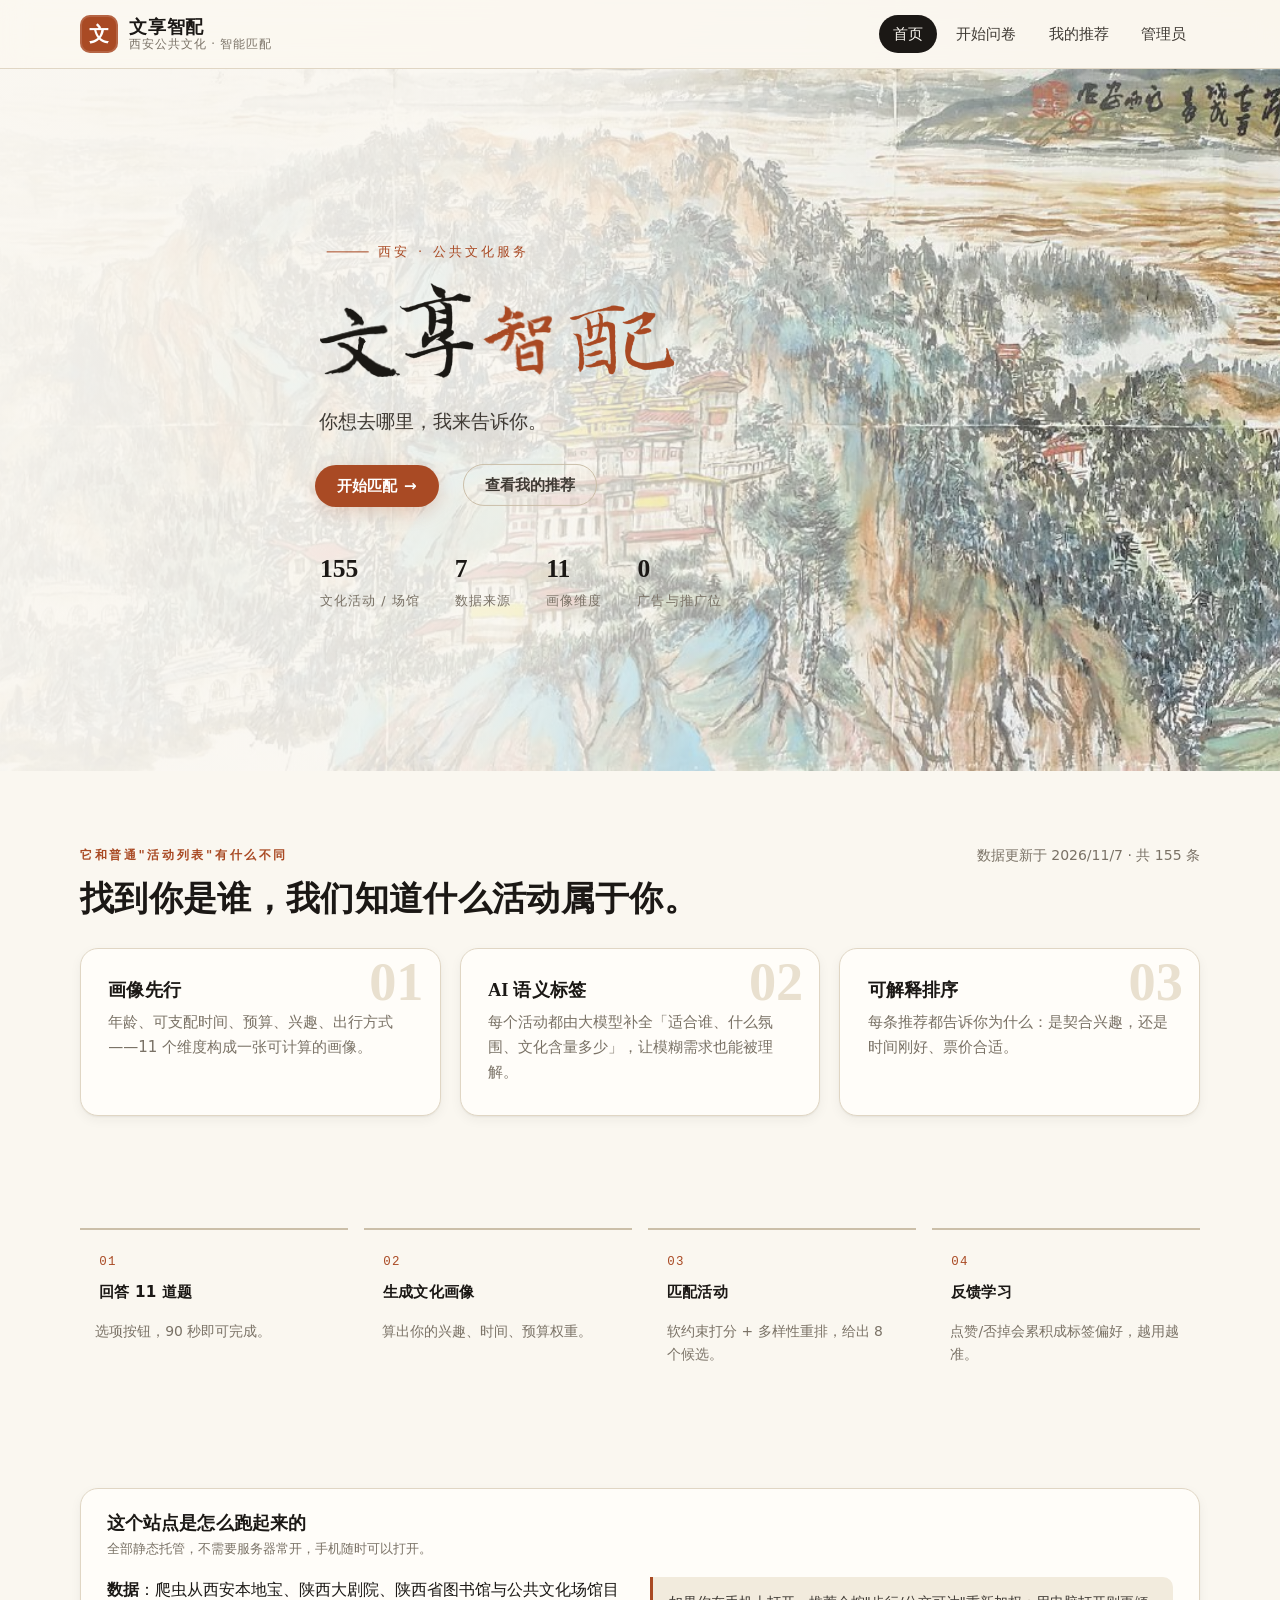
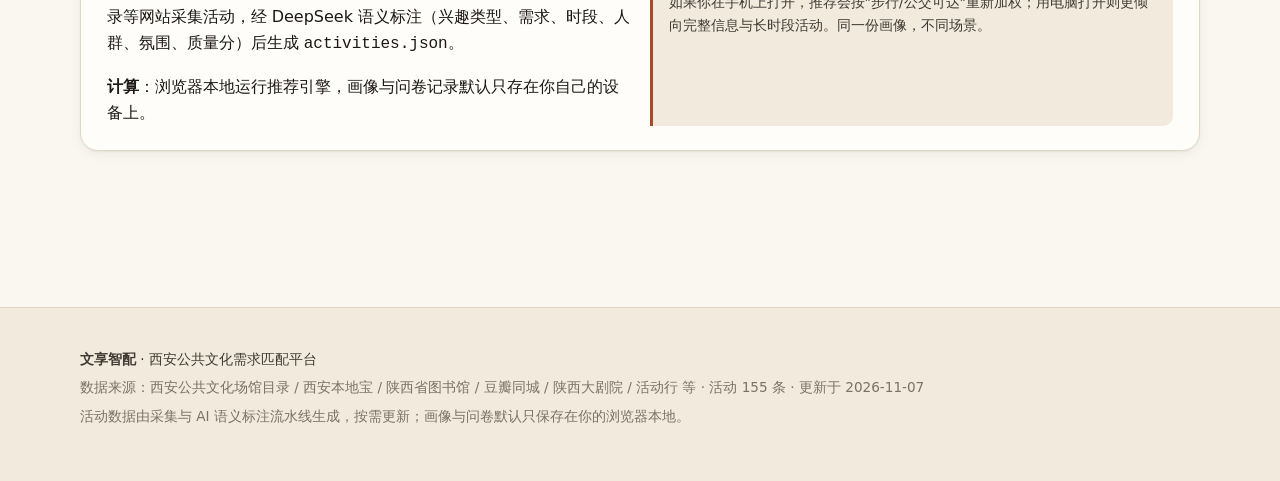
<file: web/index.html>
<!DOCTYPE html>
<html lang="zh-CN">
<head>
  <meta charset="UTF-8">
  <meta name="viewport" content="width=device-width, initial-scale=1.0">
  <title>文享智配 · 西安公共文化智能匹配</title>
  <meta name="description" content="用 11 道题生成你的文化画像，从西安上百个公共文化活动与场馆中，匹配此刻最适合你的那一个。">
  <meta property="og:title" content="文享智配 · 西安公共文化智能匹配">
  <meta property="og:description" content="问卷画像 + AI 语义标签 + 可解释推荐，帮你决定这个周末去哪儿。">
  <link rel="icon" href="assets/images/favicon.svg" type="image/svg+xml">
  <meta name="theme-color" content="#a94a24">
  <link rel="manifest" href="manifest.webmanifest">
  <link rel="stylesheet" href="assets/css/app.css">
</head>
<body>
  <header class="topbar" id="topbar"></header>

  <main>
    <section class="hero">
      <div class="hero-bg" aria-hidden="true"></div>
      <div class="wrap hero-inner">
        <p class="hero-kicker">西安 · 公共文化服务</p>
        <h1 class="wordmark">
          <span class="sr-only">文享智配</span>
          <img src="assets/images/title/wen.webp" alt="" aria-hidden="true" width="327" height="300">
          <img src="assets/images/title/xiang.webp" alt="" aria-hidden="true" width="224" height="300">
          <img src="assets/images/title/zhi-clay.webp" alt="" aria-hidden="true" width="278" height="300">
          <img src="assets/images/title/pei-clay.webp" alt="" aria-hidden="true" width="371" height="300">
        </h1>
        <p class="hero-sub">你想去哪里，我来告诉你。</p>
        <div class="hero-actions">
          <a class="btn btn-primary" href="survey.html">开始匹配 <span aria-hidden="true">→</span></a>
          <a class="btn btn-ghost" href="recommend.html" id="cta-recommend">查看我的推荐</a>
        </div>
        <div class="hero-stats">
          <div><strong id="stat-activities">—</strong><span>文化活动 / 场馆</span></div>
          <div><strong id="stat-sources">—</strong><span>数据来源</span></div>
          <div><strong>11</strong><span>画像维度</span></div>
          <div><strong>0</strong><span>广告与推广位</span></div>
        </div>
      </div>
    </section>

    <section class="section">
      <div class="wrap">
        <div class="section-head">
          <div>
            <p class="eyebrow">它和普通"活动列表"有什么不同</p>
            <h2>找到你是谁，我们知道什么活动属于你。</h2>
          </div>
          <p class="muted small" id="dataset-note">正在加载活动数据…</p>
        </div>
        <div class="feature-grid">
          <article class="feature" data-step="01">
            <h3>画像先行</h3>
            <p>年龄、可支配时间、预算、兴趣、出行方式——11 个维度构成一张可计算的画像。</p>
          </article>
          <article class="feature" data-step="02">
            <h3>AI 语义标签</h3>
            <p>每个活动都由大模型补全「适合谁、什么氛围、文化含量多少」，让模糊需求也能被理解。</p>
          </article>
          <article class="feature" data-step="03">
            <h3>可解释排序</h3>
            <p>每条推荐都告诉你为什么：是契合兴趣，还是时间刚好、票价合适。</p>
          </article>
        </div>
      </div>
    </section>

    <section class="section-tight">
      <div class="wrap">
        <div class="flow">
          <div class="flow-step"><h4>回答 11 道题</h4><p>选项按钮，90 秒即可完成。</p></div>
          <div class="flow-step"><h4>生成文化画像</h4><p>算出你的兴趣、时间、预算权重。</p></div>
          <div class="flow-step"><h4>匹配活动</h4><p>软约束打分 + 多样性重排，给出 8 个候选。</p></div>
          <div class="flow-step"><h4>反馈学习</h4><p>点赞/否掉会累积成标签偏好，越用越准。</p></div>
        </div>
      </div>
    </section>

    <section class="section">
      <div class="wrap">
        <div class="panel">
          <h3>这个站点是怎么跑起来的</h3>
          <p class="panel-sub">全部静态托管，不需要服务器常开，手机随时可以打开。</p>
          <div class="chart-grid">
            <div>
              <p><strong>数据</strong>：爬虫从西安本地宝、陕西大剧院、陕西省图书馆与公共文化场馆目录等网站采集活动，经 DeepSeek 语义标注（兴趣类型、需求、时段、人群、氛围、质量分）后生成 <span class="mono">activities.json</span>。</p>
              <p style="margin-bottom:0"><strong>计算</strong>：浏览器本地运行推荐引擎，画像与问卷记录默认只存在你自己的设备上。</p>
            </div>
            <div class="note">
              如果你在手机上打开，推荐会按"步行/公交可达"重新加权；用电脑打开则更倾向完整信息与长时段活动。同一份画像，不同场景。
            </div>
          </div>
        </div>
      </div>
    </section>
  </main>

  <footer class="site-footer" id="footer"></footer>

  <script type="module" src="assets/js/pages/index.js"></script>
</body>
</html>
</file>
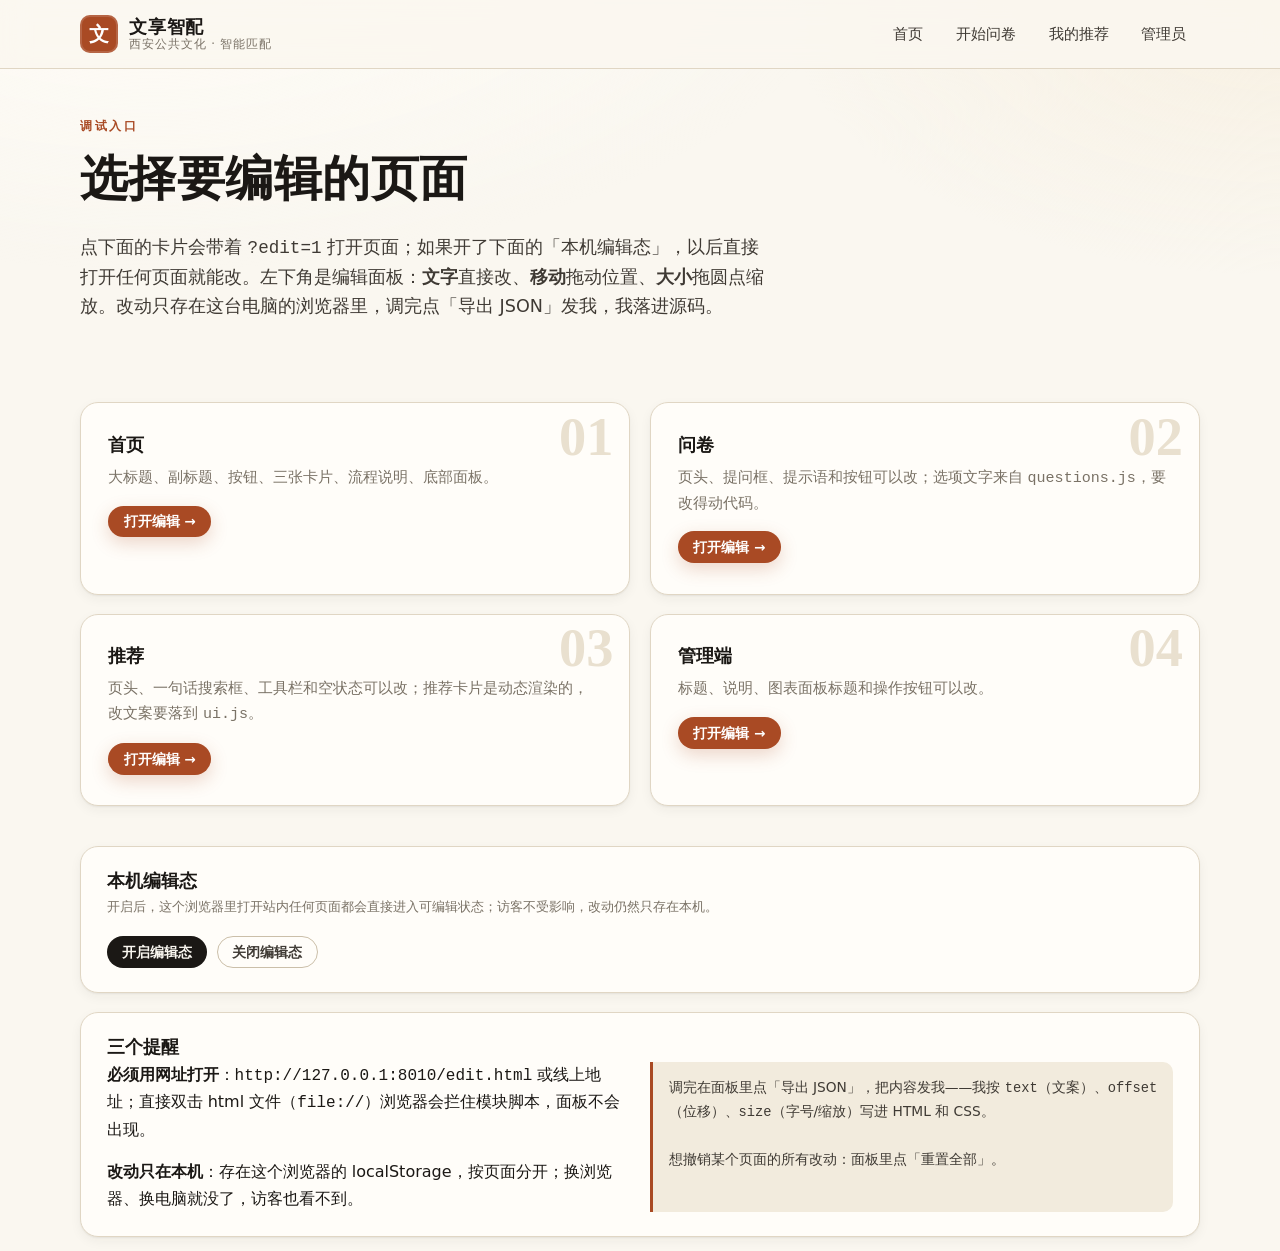
<file: web/edit.html>
<!DOCTYPE html>
<html lang="zh-CN">
<head>
  <meta charset="UTF-8">
  <meta name="viewport" content="width=device-width, initial-scale=1.0">
  <title>编辑入口 · 文享智配</title>
  <meta name="robots" content="noindex">
  <link rel="icon" href="assets/images/favicon.svg" type="image/svg+xml">
  <meta name="theme-color" content="#a94a24">
  <link rel="stylesheet" href="assets/css/app.css">
</head>
<body data-no-editor>
  <header class="topbar" id="topbar"></header>

  <main class="wrap">
    <section class="page-head">
      <p class="eyebrow">调试入口</p>
      <h1>选择要编辑的页面</h1>
      <p class="lead">点下面的卡片会带着 <span class="mono">?edit=1</span> 打开页面；如果开了下面的「本机编辑态」，以后直接打开任何页面就能改。左下角是编辑面板：<strong>文字</strong>直接改、<strong>移动</strong>拖动位置、<strong>大小</strong>拖圆点缩放。改动只存在这台电脑的浏览器里，调完点「导出 JSON」发我，我落进源码。</p>
    </section>

    <section class="section-tight">
      <div class="feature-grid is-pair">
        <article class="feature" data-step="01">
          <h3>首页</h3>
          <p>大标题、副标题、按钮、三张卡片、流程说明、底部面板。</p>
          <p style="margin-top:1rem"><a class="btn btn-primary btn-sm" href="index.html?edit=1">打开编辑 →</a></p>
        </article>
        <article class="feature" data-step="02">
          <h3>问卷</h3>
          <p>页头、提问框、提示语和按钮可以改；选项文字来自 <span class="mono">questions.js</span>，要改得动代码。</p>
          <p style="margin-top:1rem"><a class="btn btn-primary btn-sm" href="survey.html?edit=1">打开编辑 →</a></p>
        </article>
        <article class="feature" data-step="03">
          <h3>推荐</h3>
          <p>页头、一句话搜索框、工具栏和空状态可以改；推荐卡片是动态渲染的，改文案要落到 <span class="mono">ui.js</span>。</p>
          <p style="margin-top:1rem"><a class="btn btn-primary btn-sm" href="recommend.html?edit=1">打开编辑 →</a></p>
        </article>
        <article class="feature" data-step="04">
          <h3>管理端</h3>
          <p>标题、说明、图表面板标题和操作按钮可以改。</p>
          <p style="margin-top:1rem"><a class="btn btn-primary btn-sm" href="admin.html?edit=1">打开编辑 →</a></p>
        </article>
      </div>
    </section>

    <section class="panel">
      <h3>本机编辑态</h3>
      <p class="panel-sub" id="edit-mode-note">开启后，这个浏览器里打开站内任何页面都会直接进入可编辑状态；访客不受影响，改动仍然只存在本机。</p>
      <div class="admin-actions">
        <button class="btn btn-ink btn-sm" id="btn-edit-on" type="button">开启编辑态</button>
        <button class="btn btn-ghost btn-sm" id="btn-edit-off" type="button">关闭编辑态</button>
      </div>
    </section>

    <section class="panel">
      <h3>三个提醒</h3>
      <div class="chart-grid">
        <div>
          <p><strong>必须用网址打开</strong>：<span class="mono">http://127.0.0.1:8010/edit.html</span> 或线上地址；直接双击 html 文件（<span class="mono">file://</span>）浏览器会拦住模块脚本，面板不会出现。</p>
          <p style="margin-bottom:0"><strong>改动只在本机</strong>：存在这个浏览器的 localStorage，按页面分开；换浏览器、换电脑就没了，访客也看不到。</p>
        </div>
        <div class="note">
          调完在面板里点「导出 JSON」，把内容发我——我按 <span class="mono">text</span>（文案）、<span class="mono">offset</span>（位移）、<span class="mono">size</span>（字号/缩放）写进 HTML 和 CSS。<br><br>
          想撤销某个页面的所有改动：面板里点「重置全部」。
        </div>
      </div>
    </section>
  </main>

  <script type="module">
    import { renderTopbar } from './assets/js/ui.js';
    renderTopbar('');

    const KEY = 'wenxiang.editor';
    const note = document.getElementById('edit-mode-note');
    const sync = () => {
      let on = false;
      try {
        on = localStorage.getItem(KEY) === '1';
      } catch {
        on = false;
      }
      note.textContent = on
        ? '编辑态已开启：现在打开任何页面都能直接改，左下角会出现面板。点「关闭编辑态」可以恢复成普通浏览。'
        : '开启后，这个浏览器里打开站内任何页面都会直接进入可编辑状态；访客不受影响，改动仍然只存在本机。';
      note.style.color = on ? 'var(--clay-dark)' : '';
      document.getElementById('btn-edit-on').disabled = on;
    };
    document.getElementById('btn-edit-on').addEventListener('click', () => {
      try { localStorage.setItem(KEY, '1'); } catch { /* 忽略 */ }
      sync();
    });
    document.getElementById('btn-edit-off').addEventListener('click', () => {
      try { localStorage.removeItem(KEY); } catch { /* 忽略 */ }
      sync();
    });
    sync();
  </script>
</body>
</html>
</file>
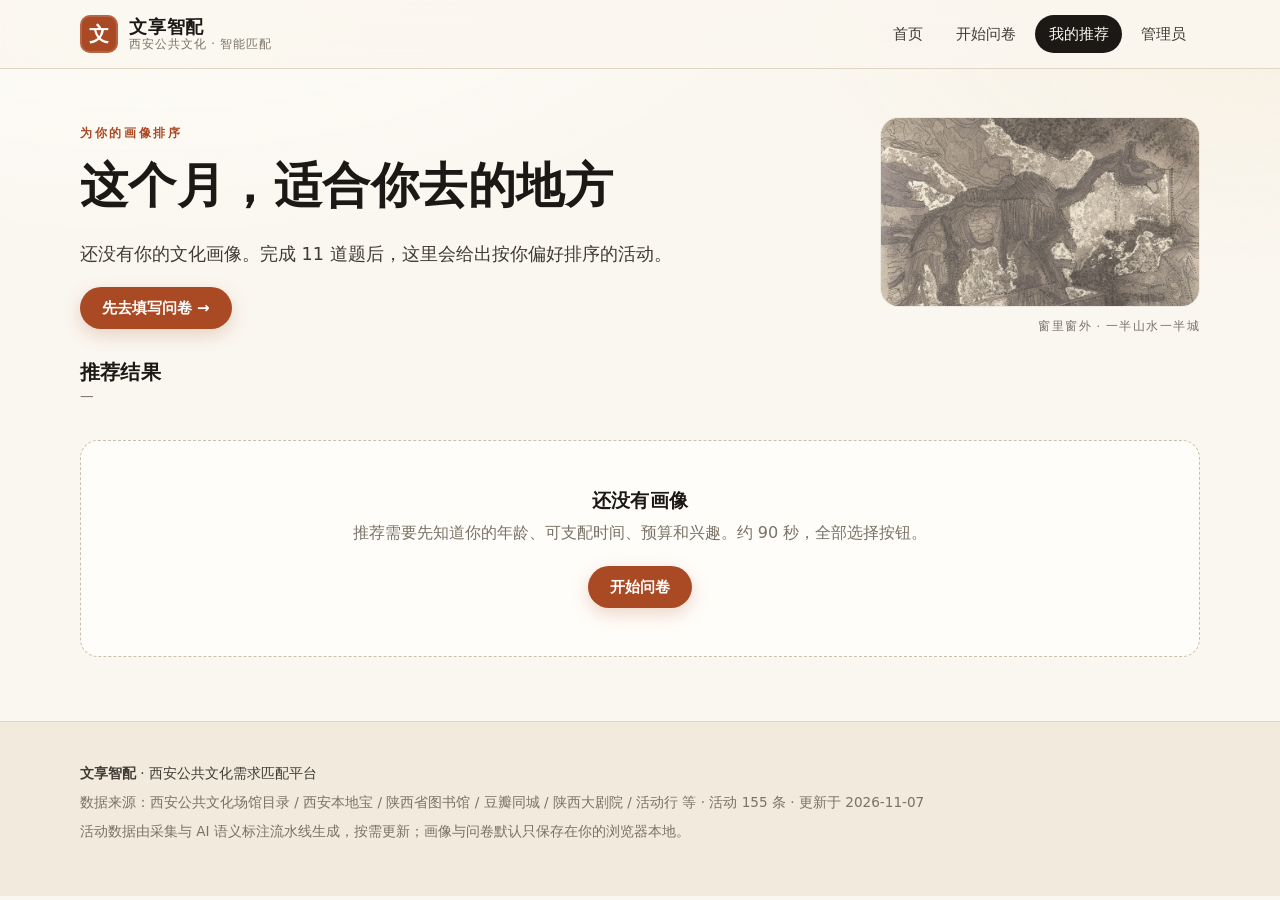
<file: web/recommend.html>
<!DOCTYPE html>
<html lang="zh-CN">
<head>
  <meta charset="UTF-8">
  <meta name="viewport" content="width=device-width, initial-scale=1.0">
  <title>我的推荐 · 文享智配</title>
  <link rel="icon" href="assets/images/favicon.svg" type="image/svg+xml">
  <meta name="theme-color" content="#a94a24">
  <link rel="manifest" href="manifest.webmanifest">
  <link rel="stylesheet" href="assets/css/app.css">
</head>
<body>
  <header class="topbar" id="topbar"></header>

  <main class="wrap">
    <section class="page-head page-head--art">
      <div>
        <p class="eyebrow">为你的画像排序</p>
        <h1>这个月，适合你去的地方</h1>
        <p class="lead" id="intro">正在读取你的文化画像…</p>
        <div class="profile-bar" id="profile-bar"></div>
      </div>
      <figure class="page-art">
        <img src="assets/images/suggest.jpg" alt="">
        <figcaption>窗里窗外 · 一半山水一半城</figcaption>
      </figure>
    </section>

    <section class="lookup" aria-labelledby="lookup-title">
      <h2 id="lookup-title">换一种说法：用一句话描述你现在想要什么</h2>
      <form class="lookup-row" id="lookup-form">
        <label class="sr-only" for="lookup-input">描述你的需求</label>
        <input id="lookup-input" type="search" placeholder="例如：周末带孩子去免费的博物馆" autocomplete="off" maxlength="60">
        <button class="btn btn-primary" type="submit">重新匹配</button>
        <button class="btn btn-ghost" type="button" id="lookup-clear" hidden>清除描述</button>
      </form>
      <div class="example-chips" id="example-chips"></div>
      <p class="small muted" id="lookup-mode" style="margin:.7rem 0 0"></p>
    </section>

    <section aria-labelledby="result-title">
      <div class="toolbar">
        <div>
          <h2 id="result-title" style="font-size:1.25rem;margin:0">推荐结果</h2>
          <p class="meta" id="result-meta">—</p>
        </div>
        <div class="toolbar-actions">
          <button class="btn btn-ghost btn-sm" id="btn-apply-feedback" hidden>应用反馈重新排序</button>
          <button class="btn btn-ink btn-sm" id="btn-shuffle">换一批 ↻</button>
        </div>
      </div>
      <div id="rec-list" class="rec-list" aria-live="polite">
        <div class="loading">正在计算匹配度…</div>
      </div>
    </section>
  </main>

  <footer class="site-footer" id="footer"></footer>

  <script type="module" src="assets/js/pages/recommend.js"></script>
</body>
</html>
</file>
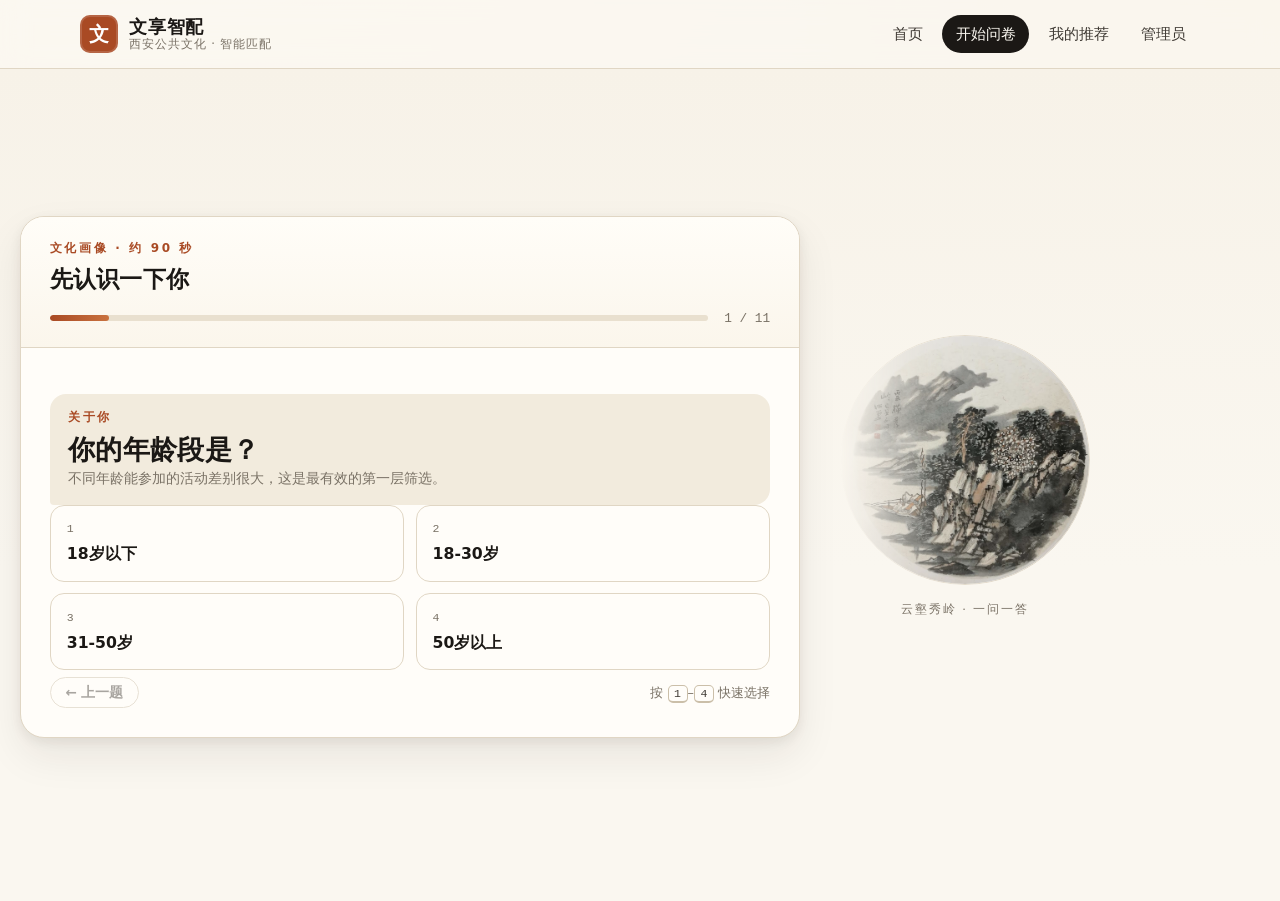
<file: web/survey.html>
<!DOCTYPE html>
<html lang="zh-CN">
<head>
  <meta charset="UTF-8">
  <meta name="viewport" content="width=device-width, initial-scale=1.0">
  <title>文化画像问卷 · 文享智配</title>
  <link rel="icon" href="assets/images/favicon.svg" type="image/svg+xml">
  <meta name="theme-color" content="#a94a24">
  <link rel="manifest" href="manifest.webmanifest">
  <link rel="stylesheet" href="assets/css/app.css">
</head>
<body>
  <header class="topbar" id="topbar"></header>

  <main class="survey-shell">
    <section class="survey-card" aria-labelledby="survey-title">
      <div class="survey-top">
        <p class="eyebrow" style="margin-bottom:.35rem">文化画像 · 约 90 秒</p>
        <h1 id="survey-title" style="font-size:1.45rem;margin:0">先认识一下你</h1>
        <div class="survey-progress">
          <div class="progress-track"><div class="progress-fill" id="progress-fill"></div></div>
          <span class="progress-text" id="progress-text">1 / 11</span>
        </div>
      </div>

      <div class="survey-body">
        <div id="transcript" class="stack" aria-live="polite"></div>

        <div id="current">
          <div class="bubble bubble-bot" style="max-width:100%">
            <p class="eyebrow" id="step-eyebrow" style="margin-bottom:.3rem"></p>
            <h2 class="survey-question" id="question-text"></h2>
            <p class="survey-why" id="question-why"></p>
          </div>
          <div class="options" id="options" role="group" aria-label="选项"></div>
          <div class="survey-actions">
            <button class="btn btn-ghost btn-sm" id="btn-back" type="button">← 上一题</button>
            <div style="display:flex;align-items:center;gap:.8rem">
              <span class="survey-hint" id="keyboard-hint">按 <span class="kbd">1</span>–<span class="kbd">4</span> 快速选择</span>
              <button class="btn btn-primary" id="btn-next" type="button" hidden>下一步 →</button>
            </div>
          </div>
        </div>
      </div>
    </section>

    <figure class="survey-art">
      <img src="assets/images/question.jpg" alt="">
      <figcaption>云壑秀岭 · 一问一答</figcaption>
    </figure>
  </main>

  <script type="module" src="assets/js/pages/survey.js"></script>
</body>
</html>
</file>
<file: web/assets/css/app.css>
/* =========================================================================
   文享智配 · 设计系统
   纸张感底色 + 碑林墨色 + 陶土色强调，衬线标题，纯本地字体，无外部依赖。
   ========================================================================= */

:root {
  --ink: #1b1815;
  --ink-2: #3f3a34;
  --muted: #7a7266;
  --paper: #faf7f0;
  --paper-2: #f2ebdd;
  --paper-3: #e9e0cf;
  --line: #e0d6c4;
  --line-strong: #cbbfa9;
  --clay: #a94a24;
  --clay-dark: #8a3a1a;
  --clay-soft: #f6e5da;
  --jade: #35604d;
  --jade-soft: #e3ede7;
  --gold: #a98428;
  --warn: #8a5a12;
  --warn-soft: #fbf1dc;
  --white: #fffdf9;
  --shadow-sm: 0 1px 2px rgba(40, 30, 20, 0.06), 0 4px 12px rgba(40, 30, 20, 0.05);
  --shadow-md: 0 4px 12px rgba(40, 30, 20, 0.07), 0 18px 40px rgba(40, 30, 20, 0.08);
  --radius: 18px;
  --radius-sm: 12px;
  --radius-pill: 999px;
  --ring-track: #e8ddcb;
  --ring-fill: var(--clay);
  --serif: "方正公文小标宋", "FZ Gongwen Xiaobiaosong", "方正小标宋简体", "FZXiaoBiaoSong-B05S", "华文中宋", "STZhongsong", "Source Han Serif SC", "Noto Serif SC", "Songti SC", "STSong", "SimSun", Georgia, serif;
  --sans: system-ui, -apple-system, "PingFang SC", "Hiragino Sans GB", "Microsoft YaHei", "Segoe UI", sans-serif;
  --mono: "SF Mono", ui-monospace, "Cascadia Mono", Consolas, monospace;
  --maxw: 1120px;
}

* { box-sizing: border-box; }

[hidden] { display: none !important; }

html { scroll-behavior: smooth; }

body {
  margin: 0;
  background: var(--paper);
  color: var(--ink);
  font-family: var(--sans);
  font-size: 16px;
  line-height: 1.65;
  -webkit-font-smoothing: antialiased;
  text-rendering: optimizeLegibility;
}

body::before {
  content: "";
  position: fixed;
  inset: 0;
  pointer-events: none;
  z-index: -1;
  background:
    radial-gradient(1200px 600px at 12% -10%, #fffdf8 0%, transparent 60%),
    radial-gradient(900px 500px at 100% 0%, #f7f0e2 0%, transparent 55%);
}

h1, h2, h3, h4 {
  font-family: var(--serif);
  font-weight: 700;
  line-height: 1.25;
  color: var(--ink);
  margin: 0 0 0.5em;
  letter-spacing: 0.01em;
}

p { margin: 0 0 1em; }
a { color: var(--clay-dark); text-decoration: none; }
a:hover { text-decoration: underline; }
img { max-width: 100%; display: block; }
button { font: inherit; }
:focus-visible { outline: 2px solid var(--clay); outline-offset: 3px; border-radius: 4px; }

.muted { color: var(--muted); }
.small { font-size: 0.875rem; }
.mono { font-family: var(--mono); }
.sr-only {
  position: absolute; width: 1px; height: 1px; padding: 0; margin: -1px;
  overflow: hidden; clip: rect(0 0 0 0); white-space: nowrap; border: 0;
}

.wrap { width: min(100% - 2.5rem, var(--maxw)); margin-inline: auto; }
.section { padding: 4.5rem 0; }
.section-tight { padding: 2.5rem 0; }
.section-head { display: flex; align-items: baseline; justify-content: space-between; gap: 1rem; margin-bottom: 1.75rem; flex-wrap: wrap; }
.section-head h2 { font-size: clamp(1.5rem, 3vw, 2.1rem); margin: 0; }
.eyebrow {
  font-family: var(--sans); font-size: 0.75rem; letter-spacing: 0.22em;
  text-transform: uppercase; color: var(--clay); font-weight: 700; margin-bottom: 0.75rem;
}
.lead { font-size: 1.1rem; color: var(--ink-2); max-width: 62ch; }

/* ------------------------------------------------------------------ 顶栏 */
.topbar { position: sticky; top: 0; z-index: 50; background: rgba(250, 247, 240, 0.82); backdrop-filter: blur(14px); border-bottom: 1px solid var(--line); }
.topbar-inner { width: min(100% - 2.5rem, var(--maxw)); margin-inline: auto; display: flex; align-items: center; justify-content: space-between; gap: 1.5rem; height: 68px; }
.brand { display: inline-flex; align-items: center; gap: 0.7rem; color: var(--ink); }
.brand:hover { text-decoration: none; }
.brand-mark {
  width: 38px; height: 38px; display: grid; place-items: center;
  background: var(--clay); color: #fff; border-radius: 10px;
  font-family: var(--serif); font-size: 1.25rem; font-weight: 700;
  box-shadow: inset 0 0 0 2px rgba(255,255,255,0.15);
}
.brand-text { display: flex; flex-direction: column; line-height: 1.15; }
.brand-text strong { font-family: var(--serif); font-size: 1.15rem; letter-spacing: 0.04em; }
.brand-text small { color: var(--muted); font-size: 0.72rem; letter-spacing: 0.08em; }
.topnav { display: flex; gap: 0.35rem; flex-wrap: wrap; }
.topnav a {
  color: var(--ink-2); padding: 0.45rem 0.85rem; border-radius: var(--radius-pill);
  font-size: 0.92rem; transition: background 0.18s ease, color 0.18s ease;
}
.topnav a:hover { background: var(--paper-2); text-decoration: none; }
.topnav a.is-active { background: var(--ink); color: var(--paper); }

/* ---------------------------------------------------------------- 按钮 */
.btn {
  display: inline-flex; align-items: center; justify-content: center; gap: 0.45rem;
  padding: 0.68rem 1.3rem; border-radius: var(--radius-pill);
  border: 1px solid transparent; cursor: pointer; font-size: 0.95rem;
  font-weight: 600; line-height: 1.2; transition: transform 0.16s ease, background 0.18s ease, border-color 0.18s ease, box-shadow 0.18s ease;
  text-decoration: none;
}
.btn:hover { text-decoration: none; transform: translateY(-1px); }
.btn:active { transform: translateY(0); }
.btn-primary { background: var(--clay); color: #fff; box-shadow: 0 6px 18px rgba(169, 74, 36, 0.22); }
.btn-primary:hover { background: var(--clay-dark); }
.btn-ghost { background: transparent; border-color: var(--line-strong); color: var(--ink-2); }
.btn-ghost:hover { border-color: var(--ink-2); background: var(--white); }
.btn-ink { background: var(--ink); color: var(--paper); }
.btn-ink:hover { background: #000; }
.btn-sm { padding: 0.42rem 0.9rem; font-size: 0.85rem; }
.btn[disabled] { opacity: 0.45; pointer-events: none; }

.chip {
  display: inline-flex; align-items: center; gap: 0.3rem;
  padding: 0.28rem 0.7rem; border-radius: var(--radius-pill);
  font-size: 0.8rem; line-height: 1.3; border: 1px solid transparent; white-space: nowrap;
}
.chip-soft { background: var(--clay-soft); color: var(--clay-dark); }
.chip-warn { background: var(--warn-soft); color: var(--warn); }
.chip-jade { background: var(--jade-soft); color: var(--jade); }
.chip-line { border-color: var(--line-strong); color: var(--ink-2); background: var(--white); }
.chip-row { display: flex; flex-wrap: wrap; gap: 0.45rem; }

/* ---------------------------------------------------------------- 首页 */
.hero { position: relative; min-height: min(78vh, 720px); display: grid; align-items: center; overflow: hidden; }
.hero-bg { position: absolute; inset: 0; background: url("../images/xian_city_wall.jpg") center 30% / cover no-repeat; filter: saturate(0.85); }
.hero-bg::after {
  content: ""; position: absolute; inset: 0;
  background: linear-gradient(100deg, rgba(250, 247, 240, 0.97) 0%, rgba(250, 247, 240, 0.86) 42%, rgba(250, 247, 240, 0.25) 78%, rgba(250, 247, 240, 0.05) 100%);
}
.hero-inner { position: relative; z-index: 1; padding: 5.5rem 0 4rem; max-width: 640px; }
.hero h1 { font-size: clamp(2.8rem, 7vw, 4.6rem); letter-spacing: 0.06em; margin-bottom: 0.35rem; }
.hero h1 .accent { color: var(--clay); }
/* 书法字标：四个字的图片按 1em 高度并排，底部对齐，间距交给字形自身的留白 */
.hero h1.wordmark {
  display: flex; align-items: flex-end; gap: 0.11em;
  line-height: 0; margin-bottom: 0.9rem;
}
.hero h1.wordmark img {
  height: 1em; width: auto; display: block;
  /* 单字微调：--s 缩放倍率，--x / --y 位移（em）。也可以打开 /index.html?tune=1 直接拖 */
  transform: translate(var(--x, 0em), var(--y, 0em)) scale(var(--s, 1));
  transform-origin: 50% 100%;
}
.hero h1.wordmark img:nth-of-type(1) { --s: 1.000; --x: 0.000em; --y: 0.000em; } /* 文 */
.hero h1.wordmark img:nth-of-type(2) { --s: 1.350; --x: 0.015em; --y: 0.000em; } /* 享 */
.hero h1.wordmark img:nth-of-type(3) { --s: 1.000; --x: 0.164em; --y: -0.030em; } /* 智 */
.hero h1.wordmark img:nth-of-type(4) { --s: 1.162; --x: 0.387em; --y: -0.045em; } /* 配 */
.hero-kicker { display: inline-flex; align-items: center; gap: 0.6rem; font-size: 0.82rem; letter-spacing: 0.24em; color: var(--clay); text-transform: uppercase; margin-bottom: 1.4rem; }
.hero-kicker::before { content: ""; width: 42px; height: 1px; background: var(--clay); display: inline-block; }
.hero-sub { font-size: 1.18rem; color: var(--ink-2); max-width: 36ch; margin-bottom: 2.2rem; }
.hero-actions { display: flex; gap: 0.8rem; flex-wrap: wrap; }
.hero-stats { display: flex; gap: 2.2rem; margin-top: 3rem; flex-wrap: wrap; }
.hero-stats div { display: flex; flex-direction: column; }
.hero-stats strong { font-family: var(--serif); font-size: 1.6rem; color: var(--ink); }
.hero-stats span { font-size: 0.8rem; color: var(--muted); letter-spacing: 0.08em; }

/* 首页手工微调：来自 ?edit=1 的拖动结果；不想要就把这一段整块删掉 */
.hero-kicker { transform: translate(0.51em, -1.42em); }
.hero-sub { transform: translate(-0.04em, 0.76em); }
.hero-actions .btn-primary { transform: translate(-0.33em, 0.46em); }
#cta-recommend { transform: translate(0.46em, 0.39em); }
#dataset-note { transform: translateY(0.07em); }
.flow-step:nth-of-type(1) p { transform: translate(-0.29em, 0.96em); }
.flow-step:nth-of-type(2) p { transform: translate(-0.1em, 0.91em); }
.flow-step:nth-of-type(3) p { transform: translateY(0.91em); }
.flow-step:nth-of-type(4) p { transform: translate(-0.05em, 0.91em); }

.feature-grid { display: grid; grid-template-columns: repeat(3, 1fr); gap: 1.2rem; }
.feature-grid.is-pair { grid-template-columns: repeat(2, 1fr); }
.feature {
  background: var(--white); border: 1px solid var(--line); border-radius: var(--radius);
  padding: 1.9rem 1.7rem; box-shadow: var(--shadow-sm); position: relative; overflow: hidden;
}
.feature::before { content: attr(data-step); position: absolute; top: 0.4rem; right: 1rem; font-family: var(--serif); font-size: 3.4rem; color: var(--paper-3); font-weight: 700; line-height: 1; }
.feature h3 { font-size: 1.15rem; margin-bottom: 0.5rem; }
.feature p { color: var(--muted); font-size: 0.94rem; margin: 0; }

.flow { display: grid; grid-template-columns: repeat(4, 1fr); gap: 1rem; counter-reset: step; }
.flow-step { padding: 1.4rem 1.2rem; border-top: 2px solid var(--line-strong); }
.flow-step h4 { font-family: var(--sans); font-size: 0.95rem; margin-bottom: 0.35rem; }
.flow-step p { color: var(--muted); font-size: 0.87rem; margin: 0; }
.flow-step::before { counter-increment: step; content: "0" counter(step); display: block; font-family: var(--mono); color: var(--clay); font-size: 0.78rem; margin-bottom: 0.6rem; letter-spacing: 0.1em; }

/* ---------------------------------------------------------------- 问卷 */
.survey-shell {
  min-height: calc(100vh - 68px); display: grid; place-items: center;
  grid-template-columns: minmax(0, 780px) 250px; gap: 0 2.5rem;
  padding: 2.5rem 1.25rem 3.5rem; background: linear-gradient(180deg, #f7f2e8 0%, var(--paper) 60%);
}
/* 配图在卡片上层，但左侧渐隐：压在卡片上的部分会淡成卡片的底色 */
.survey-art { position: relative; z-index: 2; margin: 0; display: flex; flex-direction: column; align-items: center; gap: 0.9rem; }
.survey-art img {
  width: 100%; aspect-ratio: 1; object-fit: cover; border-radius: 50%;
  border: 1px solid var(--line); mix-blend-mode: multiply;
  filter: saturate(0.82) contrast(1.03);
  -webkit-mask-image: linear-gradient(90deg, transparent 0%, rgba(0, 0, 0, 0.35) 18%, rgba(0, 0, 0, 0.85) 40%, #000 58%);
  mask-image: linear-gradient(90deg, transparent 0%, rgba(0, 0, 0, 0.35) 18%, rgba(0, 0, 0, 0.85) 40%, #000 58%);
}
.survey-art figcaption { font-family: var(--serif); font-size: 0.78rem; letter-spacing: 0.16em; color: var(--muted); }
.survey-card { position: relative; z-index: 1; width: min(100%, 780px); background: var(--white); border: 1px solid var(--line); border-radius: 24px; box-shadow: var(--shadow-md); overflow: hidden; }
.survey-top { padding: 1.4rem 1.8rem 1.1rem; border-bottom: 1px solid var(--line); background: linear-gradient(180deg, #fffdf8, #fbf6ec); }
.survey-progress { display: flex; align-items: center; gap: 1rem; margin-top: 0.9rem; }
.progress-track { flex: 1; height: 6px; border-radius: 999px; background: var(--paper-3); overflow: hidden; }
.progress-fill { height: 100%; width: 0; background: linear-gradient(90deg, var(--clay), #c9723f); border-radius: 999px; transition: width 0.45s cubic-bezier(0.22, 1, 0.36, 1); }
.progress-text { font-family: var(--mono); font-size: 0.8rem; color: var(--muted); white-space: nowrap; }
.survey-body { padding: 1.8rem; display: flex; flex-direction: column; gap: 1.1rem; }
.bubble { max-width: 88%; padding: 0.9rem 1.15rem; border-radius: 16px; font-size: 1rem; animation: bubble-in 0.32s ease both; }
.bubble-bot { background: var(--paper-2); color: var(--ink); border-bottom-left-radius: 4px; align-self: flex-start; }
.bubble-user { background: var(--ink); color: var(--paper); border-bottom-right-radius: 4px; align-self: flex-end; }
.bubble + .bubble { margin-top: -0.2rem; }
.survey-question { font-family: var(--serif); font-size: clamp(1.35rem, 2.6vw, 1.7rem); margin: 0.2rem 0 0; }
.survey-why { color: var(--muted); font-size: 0.88rem; margin: 0; }
.options { display: grid; grid-template-columns: repeat(2, 1fr); gap: 0.7rem; }
.options.is-wide { grid-template-columns: repeat(3, 1fr); }
.option {
  text-align: left; background: var(--white); border: 1px solid var(--line);
  border-radius: 14px; padding: 0.85rem 1rem; cursor: pointer; transition: all 0.16s ease;
  display: flex; flex-direction: column; gap: 0.2rem; position: relative;
}
.option:hover { border-color: var(--clay); background: #fffaf5; transform: translateY(-1px); }
.option .opt-key { font-family: var(--mono); font-size: 0.72rem; color: var(--muted); letter-spacing: 0.1em; }
.option .opt-label { font-weight: 600; font-size: 0.98rem; color: var(--ink); }
.option .opt-hint { font-size: 0.78rem; color: var(--muted); line-height: 1.4; }
.option[aria-pressed="true"] { border-color: var(--clay); background: var(--clay-soft); box-shadow: 0 0 0 1px var(--clay) inset; }
.option[aria-pressed="true"] .opt-key { color: var(--clay-dark); }
.survey-actions { display: flex; align-items: center; justify-content: space-between; gap: 1rem; padding-top: 0.4rem; }
.survey-hint { font-size: 0.8rem; color: var(--muted); }
.kbd { font-family: var(--mono); font-size: 0.72rem; border: 1px solid var(--line-strong); border-bottom-width: 2px; border-radius: 5px; padding: 0.05rem 0.35rem; background: var(--white); color: var(--ink-2); }
.typing { display: inline-flex; gap: 4px; align-items: center; }
.typing i { width: 6px; height: 6px; border-radius: 50%; background: var(--muted); animation: blink 1.2s infinite ease-in-out; }
.typing i:nth-child(2) { animation-delay: 0.15s; }
.typing i:nth-child(3) { animation-delay: 0.3s; }

/* ---------------------------------------------------------------- 推荐 */
.page-head { padding: 3rem 0 1.5rem; }
.page-head h1 { font-size: clamp(2rem, 4.6vw, 3rem); }
.page-head--art { display: grid; grid-template-columns: minmax(0, 1fr) 320px; gap: 2.4rem; align-items: center; }
.page-head--art > div { min-width: 0; }
.page-art { margin: 0; display: flex; flex-direction: column; gap: 0.55rem; }
.page-art img {
  width: 100%; height: 190px; object-fit: cover; object-position: center 45%;
  border-radius: var(--radius); border: 1px solid var(--line);
  mix-blend-mode: multiply; opacity: 0.95;
  filter: sepia(0.5) saturate(0.55) brightness(1.2) contrast(0.9);
}
.page-art figcaption { font-family: var(--serif); font-size: 0.76rem; letter-spacing: 0.12em; color: var(--muted); text-align: right; }
.profile-bar { display: flex; flex-wrap: wrap; gap: 0.5rem; margin: 1.1rem 0 0; }
.profile-chip { background: var(--white); border: 1px solid var(--line); border-radius: var(--radius-pill); padding: 0.35rem 0.85rem; font-size: 0.82rem; color: var(--ink-2); }
.profile-chip b { color: var(--muted); font-weight: 500; margin-right: 0.3rem; }

.lookup { background: var(--white); border: 1px solid var(--line); border-radius: var(--radius); padding: 1.35rem 1.5rem; box-shadow: var(--shadow-sm); margin-bottom: 1.5rem; }
.lookup h2 { font-family: var(--sans); font-size: 1rem; letter-spacing: 0.02em; margin-bottom: 0.75rem; }
.lookup-row { display: flex; gap: 0.6rem; flex-wrap: wrap; }
.lookup input {
  flex: 1 1 320px; min-width: 0; padding: 0.75rem 1rem; border-radius: var(--radius-pill);
  border: 1px solid var(--line-strong); background: var(--paper); font: inherit; color: var(--ink);
}
.lookup input:focus { outline: none; border-color: var(--clay); background: var(--white); box-shadow: 0 0 0 3px rgba(169, 74, 36, 0.12); }
.example-chips { display: flex; flex-wrap: wrap; gap: 0.4rem; margin-top: 0.8rem; }
.example-chip { background: var(--paper-2); border: none; color: var(--ink-2); border-radius: var(--radius-pill); padding: 0.3rem 0.75rem; font-size: 0.8rem; cursor: pointer; }
.example-chip:hover { background: var(--paper-3); }

.toolbar { display: flex; align-items: center; justify-content: space-between; gap: 1rem; flex-wrap: wrap; margin-bottom: 1.2rem; }
.toolbar .meta { font-size: 0.85rem; color: var(--muted); }
.toolbar-actions { display: flex; gap: 0.5rem; flex-wrap: wrap; }

.rec-list { display: flex; flex-direction: column; gap: 1rem; }
.rec-card {
  display: grid; grid-template-columns: 96px 1fr; gap: 1.4rem;
  background: var(--white); border: 1px solid var(--line); border-radius: var(--radius);
  padding: 1.5rem 1.6rem; box-shadow: var(--shadow-sm);
  animation: card-in 0.5s cubic-bezier(0.22, 1, 0.36, 1) both; animation-delay: var(--delay, 0ms);
  transition: box-shadow 0.2s ease, transform 0.2s ease, border-color 0.2s ease;
}
.rec-card:hover { box-shadow: var(--shadow-md); transform: translateY(-2px); border-color: var(--line-strong); }
.rec-score { display: flex; flex-direction: column; align-items: center; gap: 0.4rem; }
.rec-body { display: flex; flex-direction: column; min-width: 0; }
.ring { display: block; }
.ring-text { font-family: var(--serif); font-size: 1.15rem; font-weight: 700; fill: var(--ink); }
.rec-score-label { font-size: 0.72rem; color: var(--clay); letter-spacing: 0.06em; text-align: center; }
.rec-head h3 { font-size: 1.32rem; margin: 0 0 0.3rem; }
.rec-meta { display: flex; flex-wrap: wrap; gap: 0.5rem; margin: 0; font-size: 0.82rem; color: var(--muted); }
.rec-meta span { position: relative; }
.rec-meta span + span::before { content: "·"; margin-right: 0.5rem; color: var(--line-strong); }
.price-tag { color: var(--ink-2); font-weight: 600; }
.price-tag.is-free { color: var(--jade); }
.rec-summary { margin: 0.75rem 0 0.85rem; color: var(--ink-2); font-size: 0.97rem; }
.rec-ai {
  margin: 0 0 0.85rem; padding: 0.7rem 0.9rem; border-radius: 10px;
  background: var(--jade-soft); color: #24483a; font-size: 0.9rem; line-height: 1.6;
}
.ai-badge {
  display: inline-block; margin-right: 0.45rem; padding: 0.05rem 0.4rem;
  border-radius: 4px; background: var(--jade); color: #fff;
  font-size: 0.68rem; letter-spacing: 0.06em; vertical-align: 0.1em;
}
.rec-detail { margin: 0.9rem 0 0; border-top: 1px dashed var(--line); padding-top: 0.7rem; }
.rec-detail summary { cursor: pointer; font-size: 0.85rem; color: var(--clay-dark); font-weight: 600; list-style: none; display: inline-flex; align-items: center; gap: 0.35rem; }
.rec-detail summary::-webkit-details-marker { display: none; }
.rec-detail summary::after { content: "＋"; font-size: 0.8rem; }
.rec-detail[open] summary::after { content: "－"; }
.dim-list { display: grid; gap: 0.4rem; margin: 0.8rem 0; }
.dim-row { display: grid; grid-template-columns: 5rem 1fr 2rem; align-items: center; gap: 0.6rem; font-size: 0.8rem; color: var(--muted); }
.dim-row b { font-family: var(--mono); font-weight: 500; color: var(--ink-2); text-align: right; }
.dim-track { height: 5px; background: var(--paper-3); border-radius: 999px; overflow: hidden; }
.dim-track i { display: block; height: 100%; background: linear-gradient(90deg, var(--clay), #d08a5c); border-radius: 999px; }
.rec-facts { display: grid; grid-template-columns: 3rem 1fr; gap: 0.35rem 0.8rem; margin: 0.6rem 0 0; font-size: 0.85rem; }
.rec-facts dt { color: var(--muted); }
.rec-facts dd { margin: 0; color: var(--ink-2); }
.rec-foot { display: flex; align-items: center; justify-content: space-between; gap: 1rem; margin-top: 1rem; flex-wrap: wrap; }
.rec-actions { display: flex; gap: 0.4rem; }
.btn-like, .btn-dislike { background: var(--paper-2); border: 1px solid transparent; color: var(--ink-2); font-size: 0.82rem; padding: 0.4rem 0.85rem; }
.btn-like:hover { background: var(--jade-soft); color: var(--jade); }
.btn-dislike:hover { background: var(--warn-soft); color: var(--warn); }
.btn-like[aria-pressed="true"] { background: var(--jade); color: #fff; }
.btn-dislike[aria-pressed="true"] { background: var(--warn); color: #fff; }

.empty-state { text-align: center; padding: 3rem 1.5rem; background: var(--white); border: 1px dashed var(--line-strong); border-radius: var(--radius); }

/* 没有画像时，隐藏需要画像才有意义的控件 */
body.no-profile .lookup,
body.no-profile .toolbar-actions { display: none; }
.empty-state h3 { margin-bottom: 0.5rem; }
.empty-state p { color: var(--muted); margin-bottom: 1.2rem; }
.loading { padding: 3rem; text-align: center; color: var(--muted); }

/* ---------------------------------------------------------------- 管理端 */
.admin-head { padding: 2.8rem 0 1rem; }
.admin-banner { position: relative; margin: 0 0 1.6rem; border-radius: var(--radius); overflow: hidden; border: 1px solid var(--line); }
.admin-banner img { display: block; width: 100%; height: 220px; object-fit: cover; object-position: center 42%; filter: saturate(0.82) contrast(1.02); }
.admin-banner figcaption {
  position: absolute; left: 1.1rem; bottom: 1rem; padding: 0.28rem 0.75rem;
  border-radius: var(--radius-pill); background: rgba(250, 247, 240, 0.9);
  font-size: 0.76rem; letter-spacing: 0.08em; color: var(--ink-2);
}
.tabs { display: inline-flex; gap: 0.25rem; background: var(--paper-2); border-radius: var(--radius-pill); padding: 0.25rem; margin: 1rem 0 1.75rem; }
.tabs button { border: none; background: transparent; padding: 0.45rem 1rem; border-radius: var(--radius-pill); cursor: pointer; font-size: 0.88rem; color: var(--ink-2); }
.tabs button[aria-selected="true"] { background: var(--ink); color: var(--paper); }
.stat-grid { display: grid; grid-template-columns: repeat(4, 1fr); gap: 0.9rem; margin-bottom: 1.8rem; }
.stat-card { background: var(--white); border: 1px solid var(--line); border-radius: var(--radius-sm); padding: 1.1rem 1.2rem; display: flex; flex-direction: column; gap: 0.15rem; }
.stat-label { font-size: 0.78rem; color: var(--muted); letter-spacing: 0.06em; }
.stat-value { font-family: var(--serif); font-size: 1.9rem; line-height: 1.15; }
.stat-hint { font-size: 0.75rem; color: var(--muted); }
.panel { background: var(--white); border: 1px solid var(--line); border-radius: var(--radius); padding: 1.5rem 1.6rem; box-shadow: var(--shadow-sm); margin-bottom: 1.2rem; }
.panel h3 { font-size: 1.1rem; margin-bottom: 0.2rem; }
.panel-sub { color: var(--muted); font-size: 0.84rem; margin-bottom: 1.1rem; }
.chart-grid { display: grid; grid-template-columns: repeat(2, minmax(0, 1fr)); gap: 1.2rem; }
.bar-row { display: grid; grid-template-columns: 6.5rem 1fr 3.4rem; align-items: center; gap: 0.7rem; margin: 0.42rem 0; font-size: 0.86rem; }
.bar-row span { color: var(--ink-2); overflow: hidden; text-overflow: ellipsis; white-space: nowrap; }
.bar-track { height: 8px; background: var(--paper-2); border-radius: 999px; overflow: hidden; }
.bar-fill { height: 100%; border-radius: 999px; background: linear-gradient(90deg, var(--clay), #cf8558); }
.bar-fill.is-jade { background: linear-gradient(90deg, var(--jade), #6b9b83); }
.bar-row b { font-family: var(--mono); font-size: 0.78rem; font-weight: 500; color: var(--muted); text-align: right; }
.insight-list { list-style: none; padding: 0; margin: 0; display: grid; gap: 0.7rem; }
.insight-list li { display: grid; grid-template-columns: 1.6rem 1fr; gap: 0.7rem; align-items: start; font-size: 0.92rem; color: var(--ink-2); }
.insight-list li::before { content: "·"; font-family: var(--serif); font-size: 1.6rem; line-height: 1; color: var(--clay); }
.table { width: 100%; border-collapse: collapse; font-size: 0.86rem; }
.table th, .table td { text-align: left; padding: 0.55rem 0.6rem; border-bottom: 1px solid var(--line); }
.table th { color: var(--muted); font-weight: 600; font-size: 0.78rem; letter-spacing: 0.05em; }
.table tbody tr:hover { background: var(--paper); }
.admin-actions { display: flex; gap: 0.6rem; flex-wrap: wrap; align-items: center; }
.note { background: var(--paper-2); border-left: 3px solid var(--clay); padding: 0.85rem 1rem; border-radius: 0 10px 10px 0; font-size: 0.86rem; color: var(--ink-2); }

/* ---------------------------------------------------------------- 页脚 */
.site-footer { border-top: 1px solid var(--line); margin-top: 4rem; padding: 2.5rem 0 3rem; background: var(--paper-2); }
.footer-inner { width: min(100% - 2.5rem, var(--maxw)); margin-inline: auto; font-size: 0.85rem; color: var(--ink-2); }
.footer-inner p { margin: 0 0 0.4rem; }
.footer-inner .muted { color: var(--muted); }

/* ---------------------------------------------------------------- 提示 */
#toast-host { position: fixed; left: 50%; bottom: 2rem; transform: translateX(-50%); z-index: 100; display: flex; flex-direction: column; gap: 0.5rem; align-items: center; }
.toast {
  background: var(--ink); color: var(--paper); padding: 0.65rem 1.15rem; border-radius: var(--radius-pill);
  font-size: 0.88rem; box-shadow: var(--shadow-md); opacity: 0; transform: translateY(8px);
  transition: opacity 0.25s ease, transform 0.25s ease; pointer-events: none;
}
.toast.is-visible { opacity: 1; transform: translateY(0); }
.toast-error { background: #7a2418; }
.toast-success { background: var(--jade); }

/* ---------------------------------------------------------------- 动效 */
@keyframes bubble-in { from { opacity: 0; transform: translateY(6px); } to { opacity: 1; transform: none; } }
@keyframes card-in { from { opacity: 0; transform: translateY(10px); } to { opacity: 1; transform: none; } }
@keyframes blink { 0%, 80%, 100% { opacity: 0.25; } 40% { opacity: 1; } }

@media (prefers-reduced-motion: reduce) {
  *, *::before, *::after { animation-duration: 0.01ms !important; transition-duration: 0.01ms !important; }
  html { scroll-behavior: auto; }
}

/* ---------------------------------------------------------------- 响应式 */
@media (max-width: 1080px) {
  .survey-shell { grid-template-columns: minmax(0, 780px); }
  .survey-art { display: none; }
  .page-head--art { grid-template-columns: 1fr; }
  .page-art { display: none; }
}

@media (max-width: 960px) {
  .feature-grid { grid-template-columns: 1fr; }
  .flow { grid-template-columns: repeat(2, 1fr); }
  .stat-grid { grid-template-columns: repeat(2, 1fr); }
  .chart-grid { grid-template-columns: 1fr; }
  .topnav a { padding: 0.4rem 0.6rem; font-size: 0.86rem; }
  .brand-text small { display: none; }
}

@media (max-width: 720px) {
  .wrap { width: calc(100% - 2rem); }
  .hero { min-height: auto; }
  .hero-inner { padding: 3.5rem 0 2.5rem; }
  .hero-sub { font-size: 1rem; }
  .hero-stats { gap: 1.2rem; margin-top: 2rem; }
  .section { padding: 3rem 0; }
  .rec-card { grid-template-columns: 1fr; padding: 1.25rem; gap: 0.9rem; }
  .rec-score { flex-direction: row; align-items: center; gap: 0.8rem; }
  .rec-score .ring { width: 58px; height: 58px; }
  .options { grid-template-columns: 1fr; }
  .options.is-wide { grid-template-columns: 1fr; }
  .survey-body { padding: 1.2rem; }
  .survey-top { padding: 1.1rem 1.2rem 0.9rem; }
  .topbar-inner { height: auto; padding: 0.7rem 0; flex-direction: column; align-items: flex-start; gap: 0.6rem; }
  .topnav { width: 100%; overflow-x: auto; padding-bottom: 0.2rem; }
  .bar-row { grid-template-columns: 5rem 1fr 3rem; }
  .rec-foot { flex-direction: column; align-items: stretch; }
  .rec-actions { justify-content: space-between; }
  .lookup { padding: 1.1rem; }
  .admin-banner img { height: 150px; }
  .feature-grid.is-pair { grid-template-columns: 1fr; }
}

/* ---------------------------------------------------------------- 打印 */
@media print {
  body { background: #fff; }
  .topbar, .site-footer, .admin-actions, .tabs, .lookup, #toast-host, .rec-actions, .btn, .admin-banner { display: none !important; }
  .panel, .stat-card, .rec-card { box-shadow: none; border-color: #ccc; break-inside: avoid; }
  .wrap { width: 100%; }
  a { color: inherit; text-decoration: none; }
}
</file>
